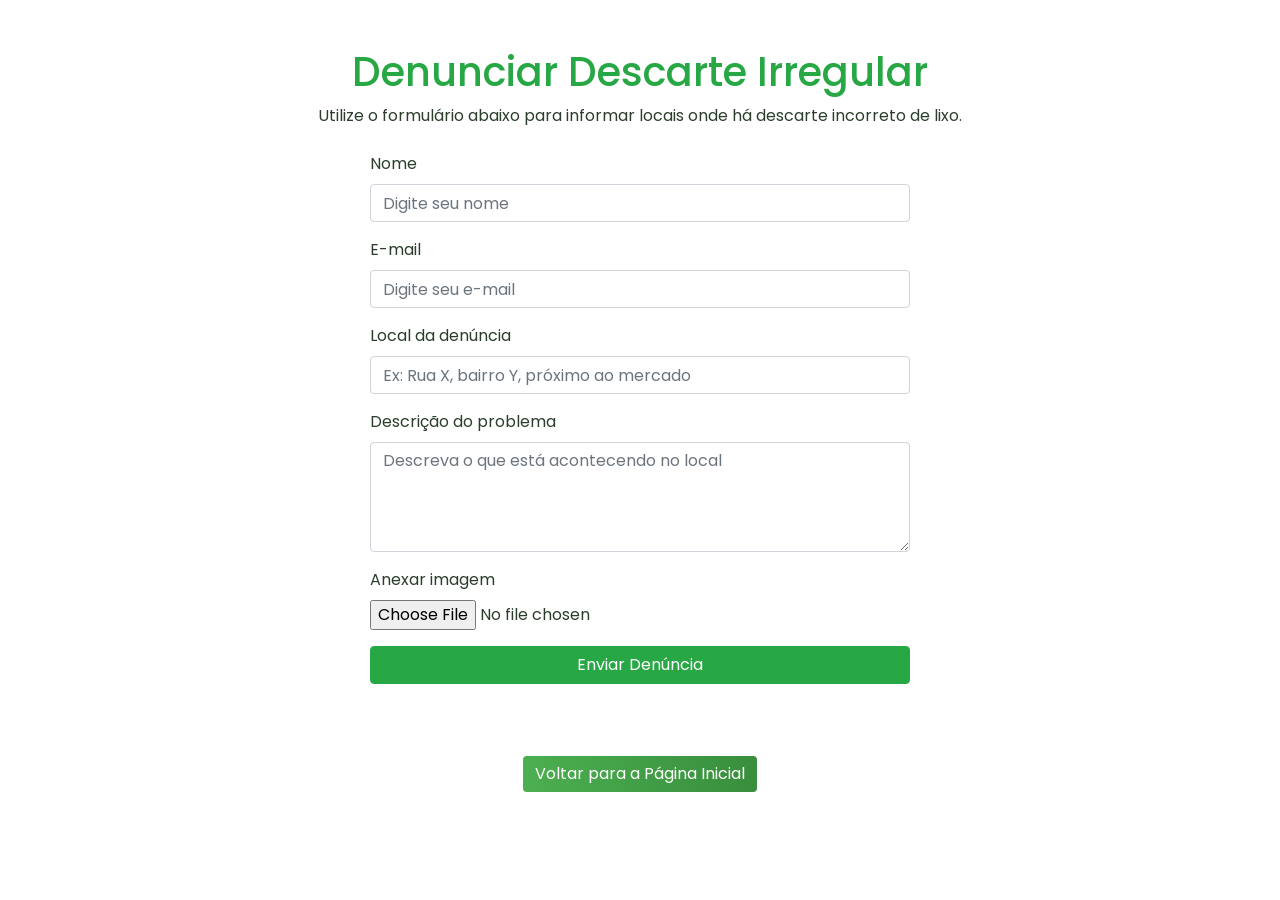
<file: denuncia.html>
<!DOCTYPE html>
<html lang="pt-BR">
<head>
    <meta charset="UTF-8">
    <meta name="viewport" content="width=device-width, initial-scale=1.0">
    <title>Denunciar Descarte Irregular - TrashTracker</title>
    <link rel="shortcut icon" href="assets/favicon/favicon.ico" type="image/x-icon">
    <link rel="stylesheet" href="https://stackpath.bootstrapcdn.com/bootstrap/4.5.2/css/bootstrap.min.css">
    <link rel="stylesheet" href="css/style.css">
</head>

<body>

<div class="container my-5">

    <h1 class="text-center text-success">Denunciar Descarte Irregular</h1>
    <p class="text-center">
        Utilize o formulário abaixo para informar locais onde há descarte incorreto de lixo.
    </p>

    <div class="row justify-content-center mt-4">
        <div class="col-md-6">

            <form>

                <div class="form-group">
                    <label for="nome">Nome</label>
                    <input type="text" class="form-control" id="nome" placeholder="Digite seu nome">
                </div>

                <div class="form-group">
                    <label for="email">E-mail</label>
                    <input type="email" class="form-control" id="email" placeholder="Digite seu e-mail">
                </div>

                <div class="form-group">
                    <label for="local">Local da denúncia</label>
                    <input type="text" class="form-control" id="local" placeholder="Ex: Rua X, bairro Y, próximo ao mercado">
                </div>

                <div class="form-group">
                    <label for="descricao">Descrição do problema</label>
                    <textarea class="form-control" id="descricao" rows="4" placeholder="Descreva o que está acontecendo no local"></textarea>
                </div>

                <div class="form-group">
                    <label for="imagem">Anexar imagem</label>
                    <input type="file" class="form-control-file" id="imagem">
                </div>

                <button type="submit" class="btn btn-success btn-block">
                    Enviar Denúncia
                </button>

            </form>

        </div>
    </div>

</div>

<div class="text-center mb-5">
    <a href="index.html" class="btn btn-success gradient-btn mt-4">
        Voltar para a Página Inicial
    </a>
</div>

</body>
</html>
</file>
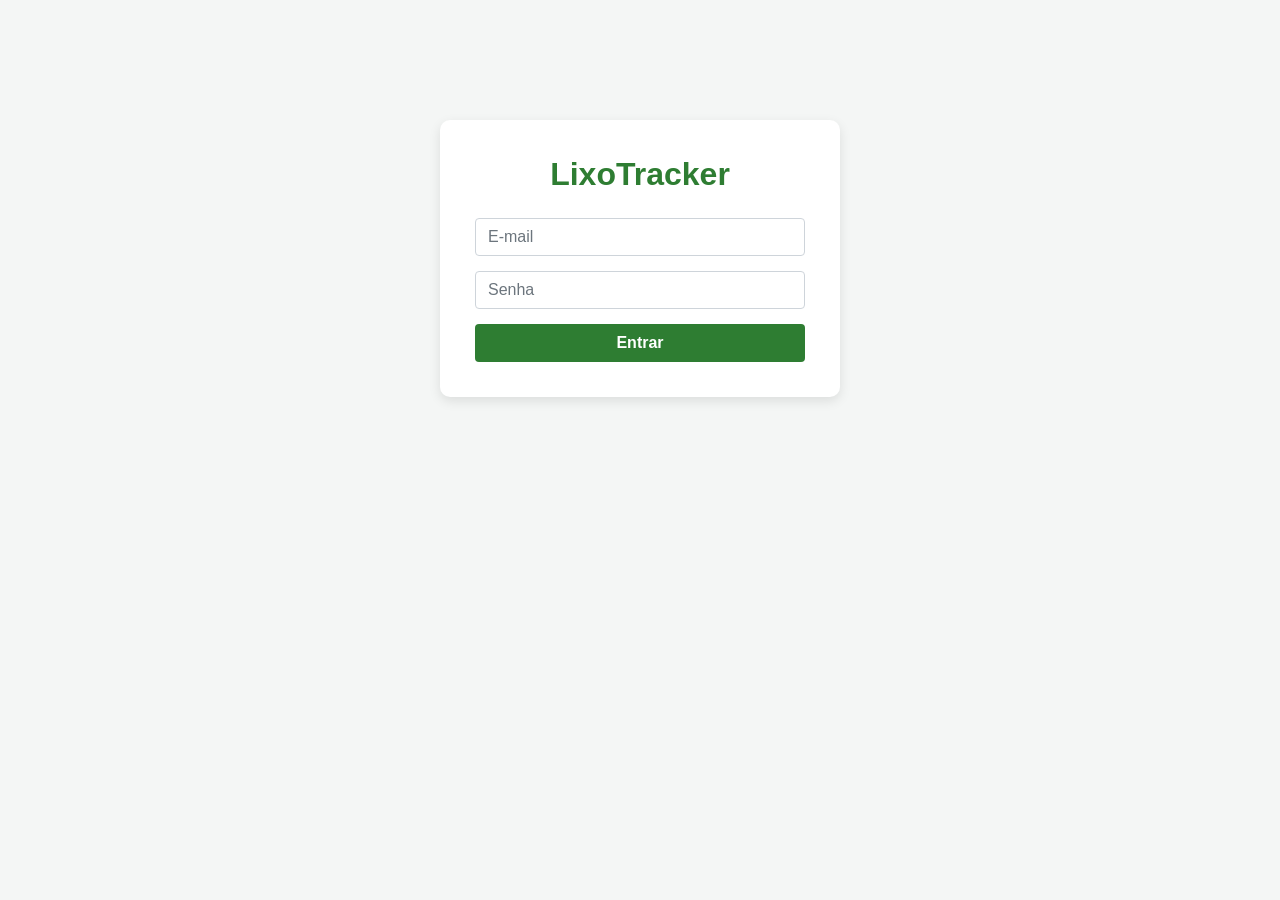
<file: login.html>
<!DOCTYPE html>
<html lang="pt-BR">

<head>

<meta charset="UTF-8">
<meta name="viewport" content="width=device-width, initial-scale=1.0">

<title>Login - TrashTracker</title>

<link rel="stylesheet" href="https://stackpath.bootstrapcdn.com/bootstrap/4.5.2/css/bootstrap.min.css">
<link rel="stylesheet" href="css/login.css">

</head>

<body>

<div class="login-container">

<h2>LixoTracker</h2>

<form onsubmit="login(event)">

<input type="email" class="form-control" placeholder="E-mail" required>

<input type="password" class="form-control" placeholder="Senha" required>

<button class="btn btn-login">Entrar</button>

</form>

</div>

<script>

function login(event){

event.preventDefault()

alert("Login realizado com sucesso!")

window.location.href="index.html"

}

</script>

</body>
</html>
</file>
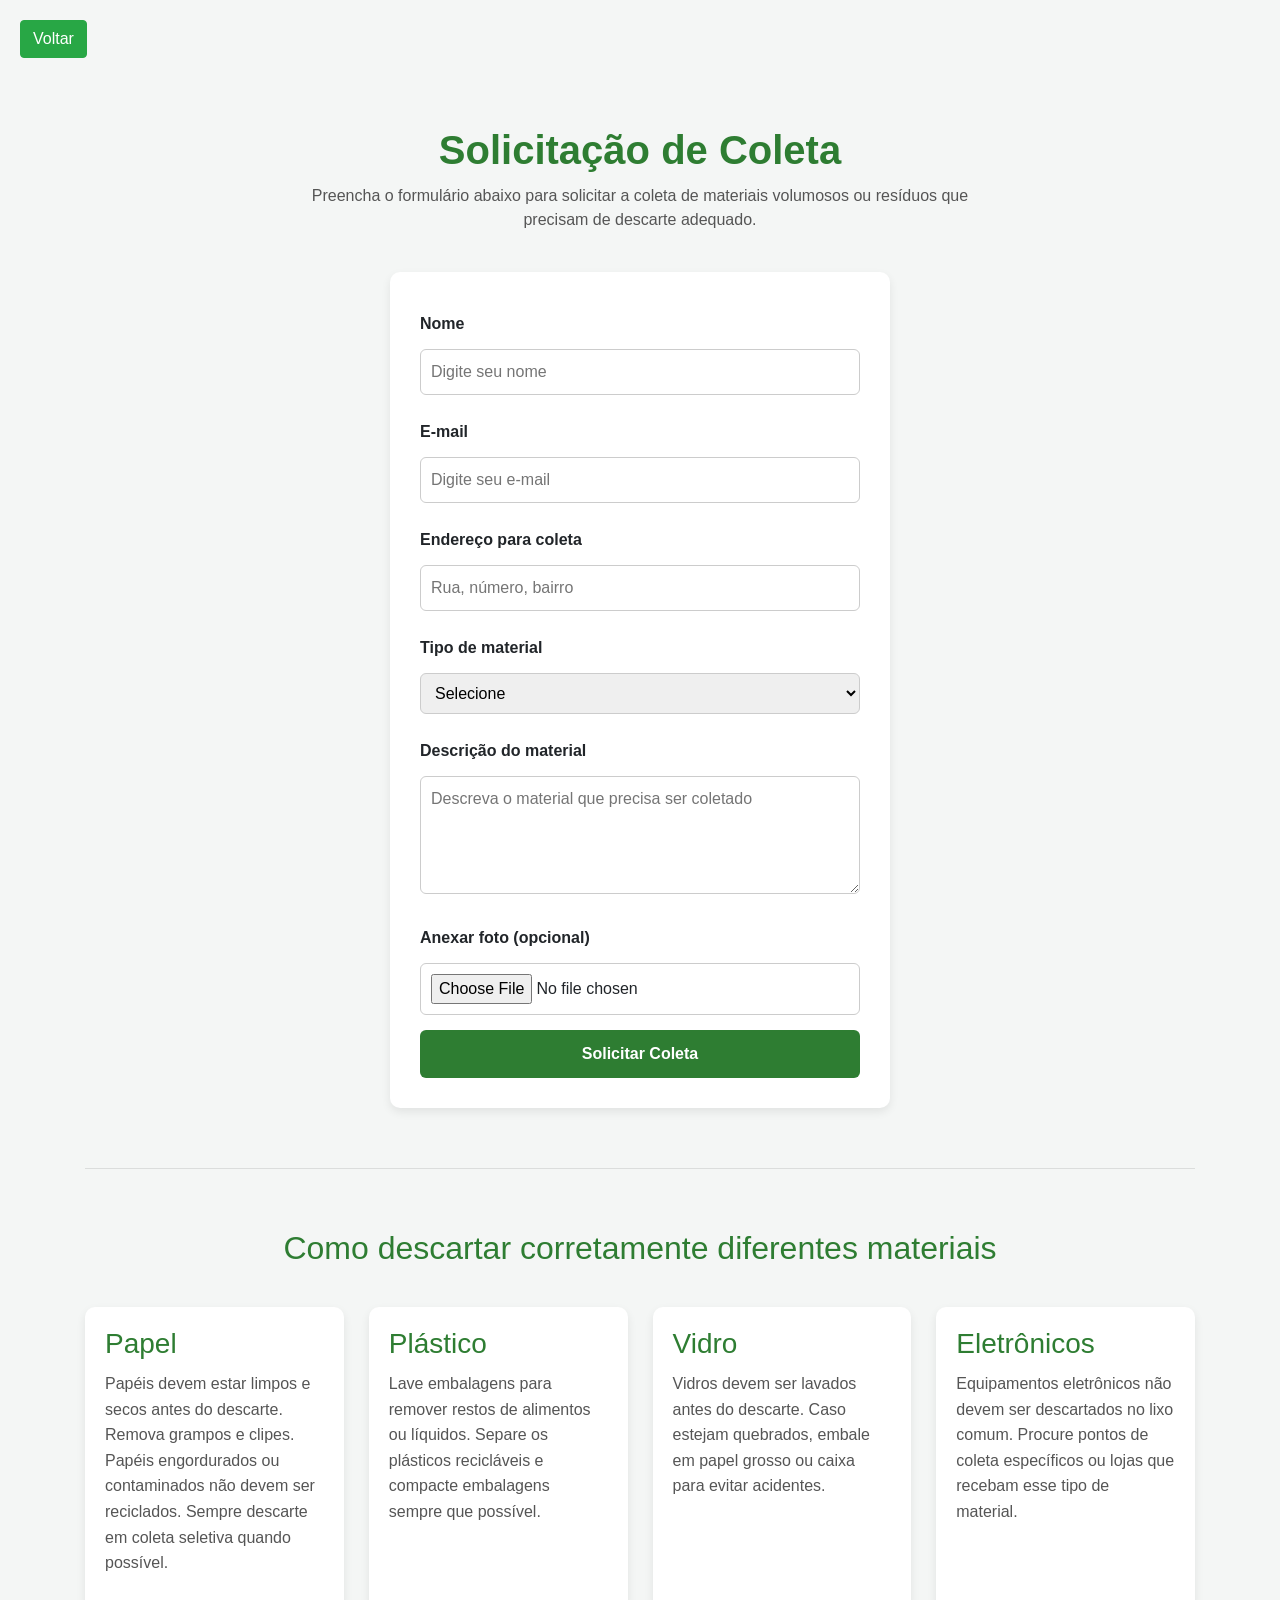
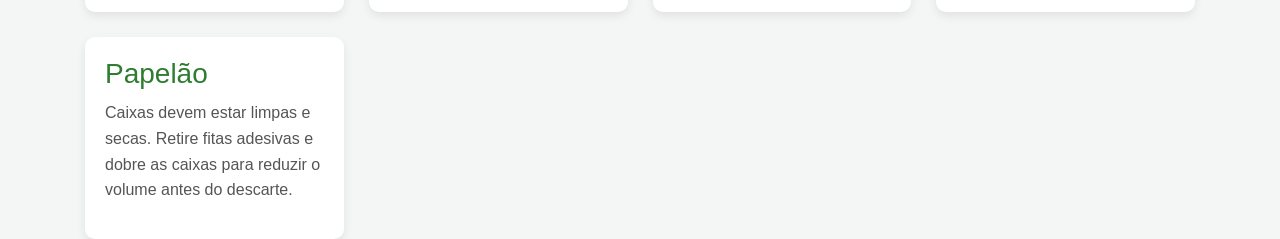
<file: solicitar.html>
<!DOCTYPE html>
<html lang="pt-BR">

<head>

<meta charset="UTF-8">
<meta name="viewport" content="width=device-width, initial-scale=1.0">

<title>Solicitar Coleta - TrashTracker</title>

<link rel="stylesheet" href="https://stackpath.bootstrapcdn.com/bootstrap/4.5.2/css/bootstrap.min.css">
<link rel="shortcut icon" href="assets/favicon/favicon.ico">
<link rel="stylesheet" href="css/solicitar.css">

</head>

<body>

<a href="index.html" class="btn btn-success btn-voltar">Voltar</a>

<div class="container mt-5">

<h1 class="titulo-pagina">Solicitação de Coleta</h1>

<p class="descricao">
Preencha o formulário abaixo para solicitar a coleta de materiais volumosos ou resíduos que precisam de descarte adequado.
</p>


<!-- ALERTA DE SUCESSO -->

<div id="alerta-sucesso" class="alert alert-success text-center" style="display:none;">
Coleta solicitada com sucesso! Nossa equipe irá analisar sua solicitação.
</div>


<div class="form-container">

<form id="form-coleta">

<label>Nome</label>
<input type="text" required placeholder="Digite seu nome">

<label>E-mail</label>
<input type="email" required placeholder="Digite seu e-mail">

<label>Endereço para coleta</label>
<input type="text" required placeholder="Rua, número, bairro">

<label>Tipo de material</label>

<select required>
<option value="">Selecione</option>
<option>Móveis</option>
<option>Eletrodomésticos</option>
<option>Eletrônicos</option>
<option>Entulho</option>
<option>Recicláveis</option>
<option>Outros</option>
</select>

<label>Descrição do material</label>

<textarea rows="4" placeholder="Descreva o material que precisa ser coletado"></textarea>

<label>Anexar foto (opcional)</label>

<input type="file">

<button type="submit">Solicitar Coleta</button>

</form>

</div>

<hr class="divisor">

<h2 class="titulo-secao">
Como descartar corretamente diferentes materiais
</h2>

<div class="manual-descarte">

<div class="card-descarte">

<h3>Papel</h3>

<p>
Papéis devem estar limpos e secos antes do descarte. Remova grampos e clipes. Papéis engordurados ou contaminados não devem ser reciclados.
Sempre descarte em coleta seletiva quando possível.
</p>

</div>

<div class="card-descarte">

<h3>Plástico</h3>

<p>
Lave embalagens para remover restos de alimentos ou líquidos. Separe os plásticos recicláveis e compacte embalagens sempre que possível.
</p>

</div>

<div class="card-descarte">

<h3>Vidro</h3>

<p>
Vidros devem ser lavados antes do descarte. Caso estejam quebrados, embale em papel grosso ou caixa para evitar acidentes.
</p>

</div>

<div class="card-descarte">

<h3>Eletrônicos</h3>

<p>
Equipamentos eletrônicos não devem ser descartados no lixo comum. Procure pontos de coleta específicos ou lojas que recebam esse tipo de material.
</p>

</div>

<div class="card-descarte">

<h3>Papelão</h3>

<p>
Caixas devem estar limpas e secas. Retire fitas adesivas e dobre as caixas para reduzir o volume antes do descarte.
</p>

</div>

</div>

</div>


<script>

document.getElementById("form-coleta").addEventListener("submit", function(event){

event.preventDefault()

document.getElementById("alerta-sucesso").style.display = "block"

this.reset()

window.scrollTo({
top:0,
behavior:"smooth"
})

})

</script>

</body>
</html>
</file>
<file: css/style.css>
@import url('https://fonts.googleapis.com/css2?family=Poppins&display=swap');

:root{
    --color-01: #0f5f12;
}

body {
    background-image: url('https://images.unsplash.com/photo-1518972559570-0a2045e8a8e3'); /* Exemplo de fundo */
    background-size: cover;
    color: #2b3e2b;
    font-family: 'Poppins', sans-serif;
}

header {
    align-items: center;
    background-color: var(--color-01);
    color: #fff;
}

header h2 {
    margin: 0;
    padding-left: 20px;
}

.logo-header {
    margin: 0px;
    height: 70px;
    margin-right: 10px;
}
nav{
    height: 100%;
    display: flex;
    align-items: center
}

#logo-home{
    cursor: pointer;
}

.logo-name{
    margin: 0px;
    padding: 0px;
    font-family: 'Poppins', sans-serif;
    font-weight: 600;
    font-size: 24px;
    justify-content: center;
}

nav>a{
    padding: 0px 10px;
    font-size: 20px;
    text-decoration: none;
    color: #fff;
}
nav>a:hover{
    text-decoration: none;
    color: #bcffc5;    
}

#map {
    height: 70vh;
    border-radius: 8px;
}

.btn-search{
    display: flex;
}

.search-bar, .btn-outline-success, #manual-descarte {
    border-radius: 8px;
}

#manual-descarte {
    background-color: #e9f7e9;
    padding: 15px;
    border: 1px solid #d4ecd4;
}

.btn-floating {
    border-radius: 50%;
    width: 50px;
    height: 50px;
    position: fixed;
    bottom: 15px;
    right: 15px;
    z-index: 1000;
}

.floating-menu-items {
    position: fixed;
    bottom: 70px;
    right: 15px;
    z-index: 1000;
    display: flex;
    flex-direction: column;
}

/* Efeito gradiente nos botões ao passar o mouse */
.gradient-btn {
    background: linear-gradient(to right, #4caf50, #388e3c);
    color: white;
    border: none;
}

.gradient-btn:hover {
    background: linear-gradient(to right, #81c784, #4caf50);
}



.search-btn{
    margin: 0px 5px;
    height: 38px;
    border-radius: 5px;
    align-items: center;
}

/* Stilos do Filtro */

.filter-btn{
    display: flex;
    border-radius: 5px;
    align-items: center;
    border: 1px solid #0f5f12;
}
#fototime{
    width: 5cm;
    height: 5cm;
}

.filter-menu{
    display: none;
    text-align: end;
    margin-top: 10px;
    width: 100%;
    border-radius: 5px;
}

.opt-filter{
    padding: 5px 10px;
    border: none;
    border-radius: 5px;
    background-color: green;
    color:white;
}
/*Aba Manual*/

.text-justify {
    text-align: justify;
}

.titulo-pagina{
    text-align:center;
    color:#2e7d32;
    font-weight:bold;
    margin-bottom:10px;
}
</file>
<file: css/login.css>
body{

background:#f4f6f5;
font-family: Arial, Helvetica, sans-serif;

}

.login-container{

max-width:400px;
margin:120px auto;
background:white;
padding:35px;
border-radius:10px;
box-shadow:0px 4px 12px rgba(0,0,0,0.1);

}

.login-container h2{

text-align:center;
color:#2e7d32;
margin-bottom:25px;
font-weight:bold;

}

.login-container input{

margin-bottom:15px;

}

.btn-login{

width:100%;
background:#2e7d32;
color:white;
font-weight:bold;

}

.btn-login:hover{

background:#256428;

}
</file>
<file: css/solicitar.css>
body{
    background-color:#f4f6f5;
    font-family: Arial, Helvetica, sans-serif;
}

/* botão voltar */

.btn-voltar{
    margin:20px;
}

/* títulos */

.titulo-pagina{
    text-align:center;
    color:#2e7d32;
    font-weight:bold;
    margin-bottom:10px;
}

.descricao{
    text-align:center;
    max-width:700px;
    margin:auto;
    margin-bottom:40px;
    color:#555;
}

/* formulário */

.form-container{
    max-width:500px;
    margin:auto;
    background:white;
    padding:30px;
    border-radius:10px;
    box-shadow:0px 4px 10px rgba(0,0,0,0.08);
}

form label{
    font-weight:bold;
    margin-top:10px;
}

form input,
form select,
form textarea{
    width:100%;
    padding:10px;
    margin-top:5px;
    margin-bottom:15px;
    border-radius:6px;
    border:1px solid #ccc;
}

form button{
    width:100%;
    background:#2e7d32;
    color:white;
    border:none;
    padding:12px;
    border-radius:6px;
    font-weight:bold;
}

form button:hover{
    background:#256428;
}

/* divisor */

.divisor{
    margin:60px 0;
}

/* seção manual */

.titulo-secao{
    text-align:center;
    color:#2e7d32;
    margin-bottom:40px;
}

/* cards */

.manual-descarte{
    display:grid;
    grid-template-columns:repeat(auto-fit,minmax(250px,1fr));
    gap:25px;
}

.card-descarte{
    background:white;
    padding:20px;
    border-radius:10px;
    box-shadow:0px 4px 10px rgba(0,0,0,0.08);
}

.card-descarte h3{
    color:#2e7d32;
    margin-bottom:10px;
}

.card-descarte p{
    color:#555;
    line-height:1.6;
}
</file>
